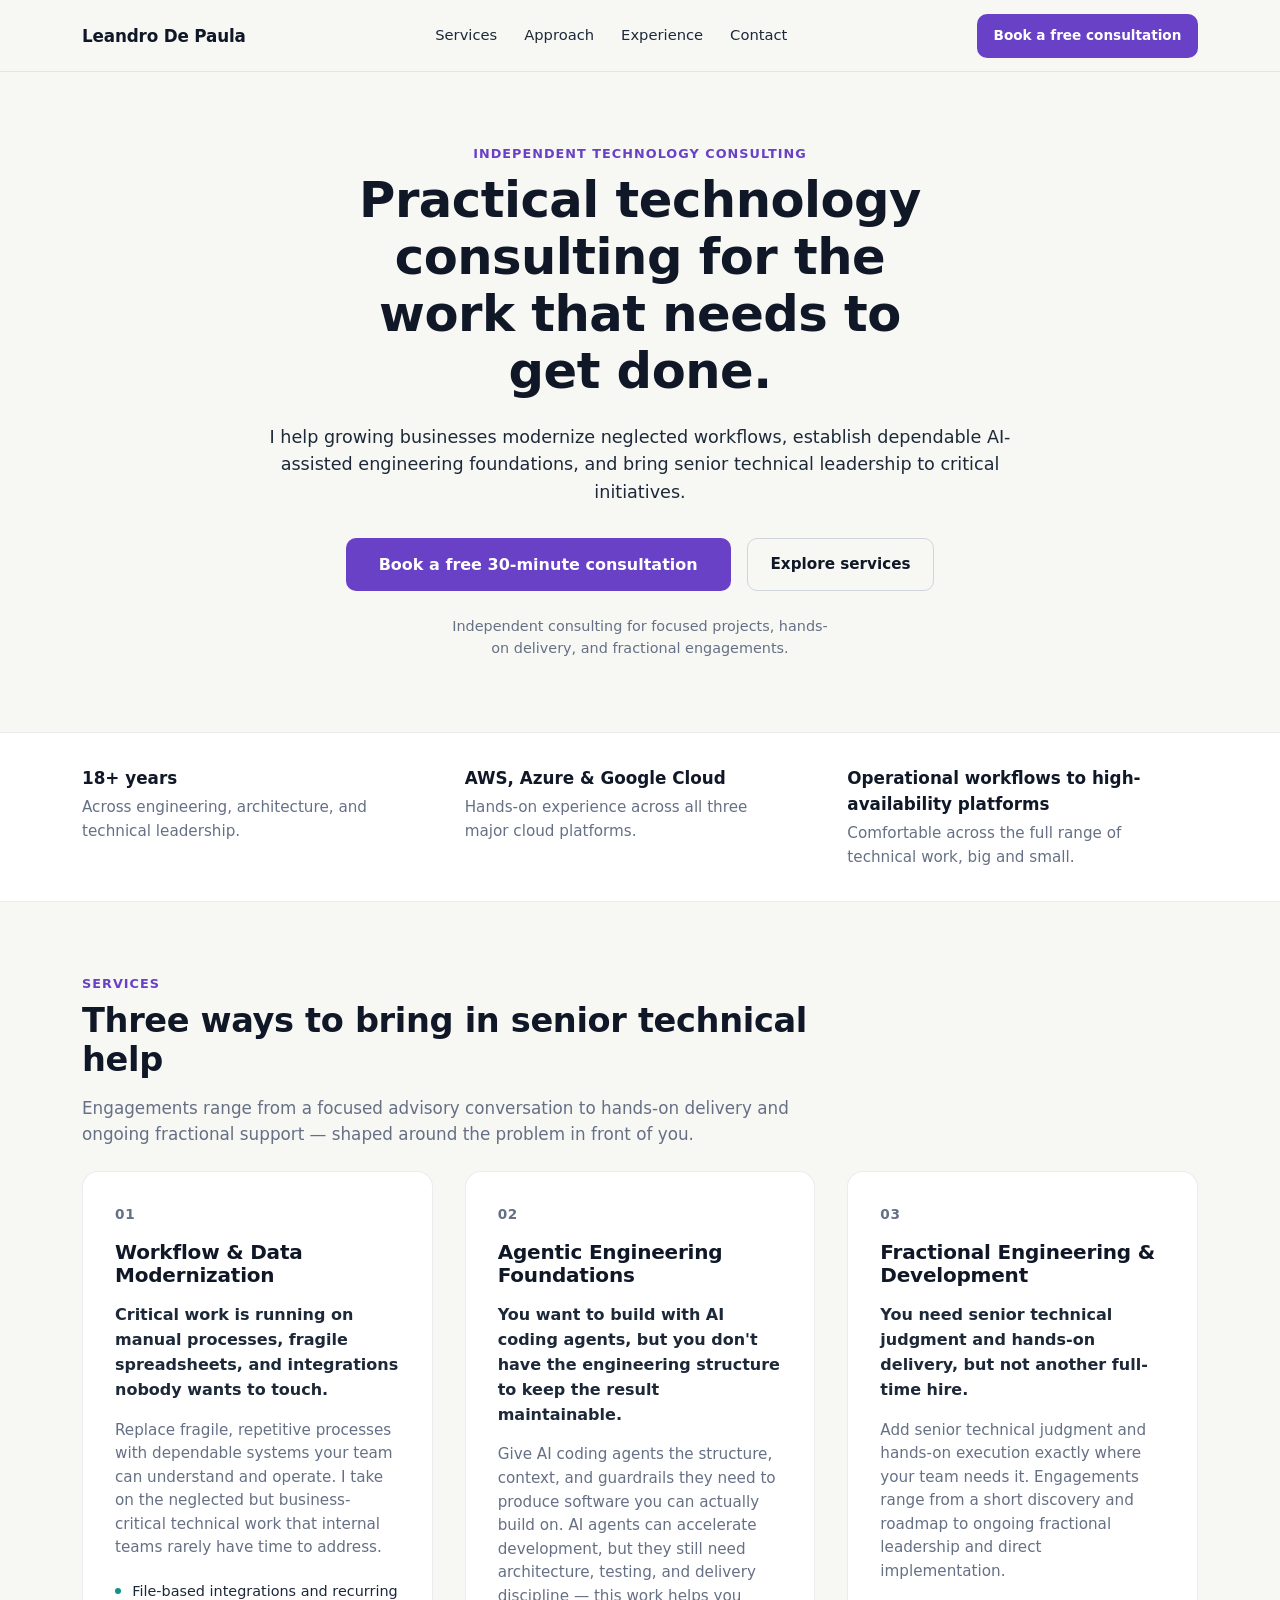
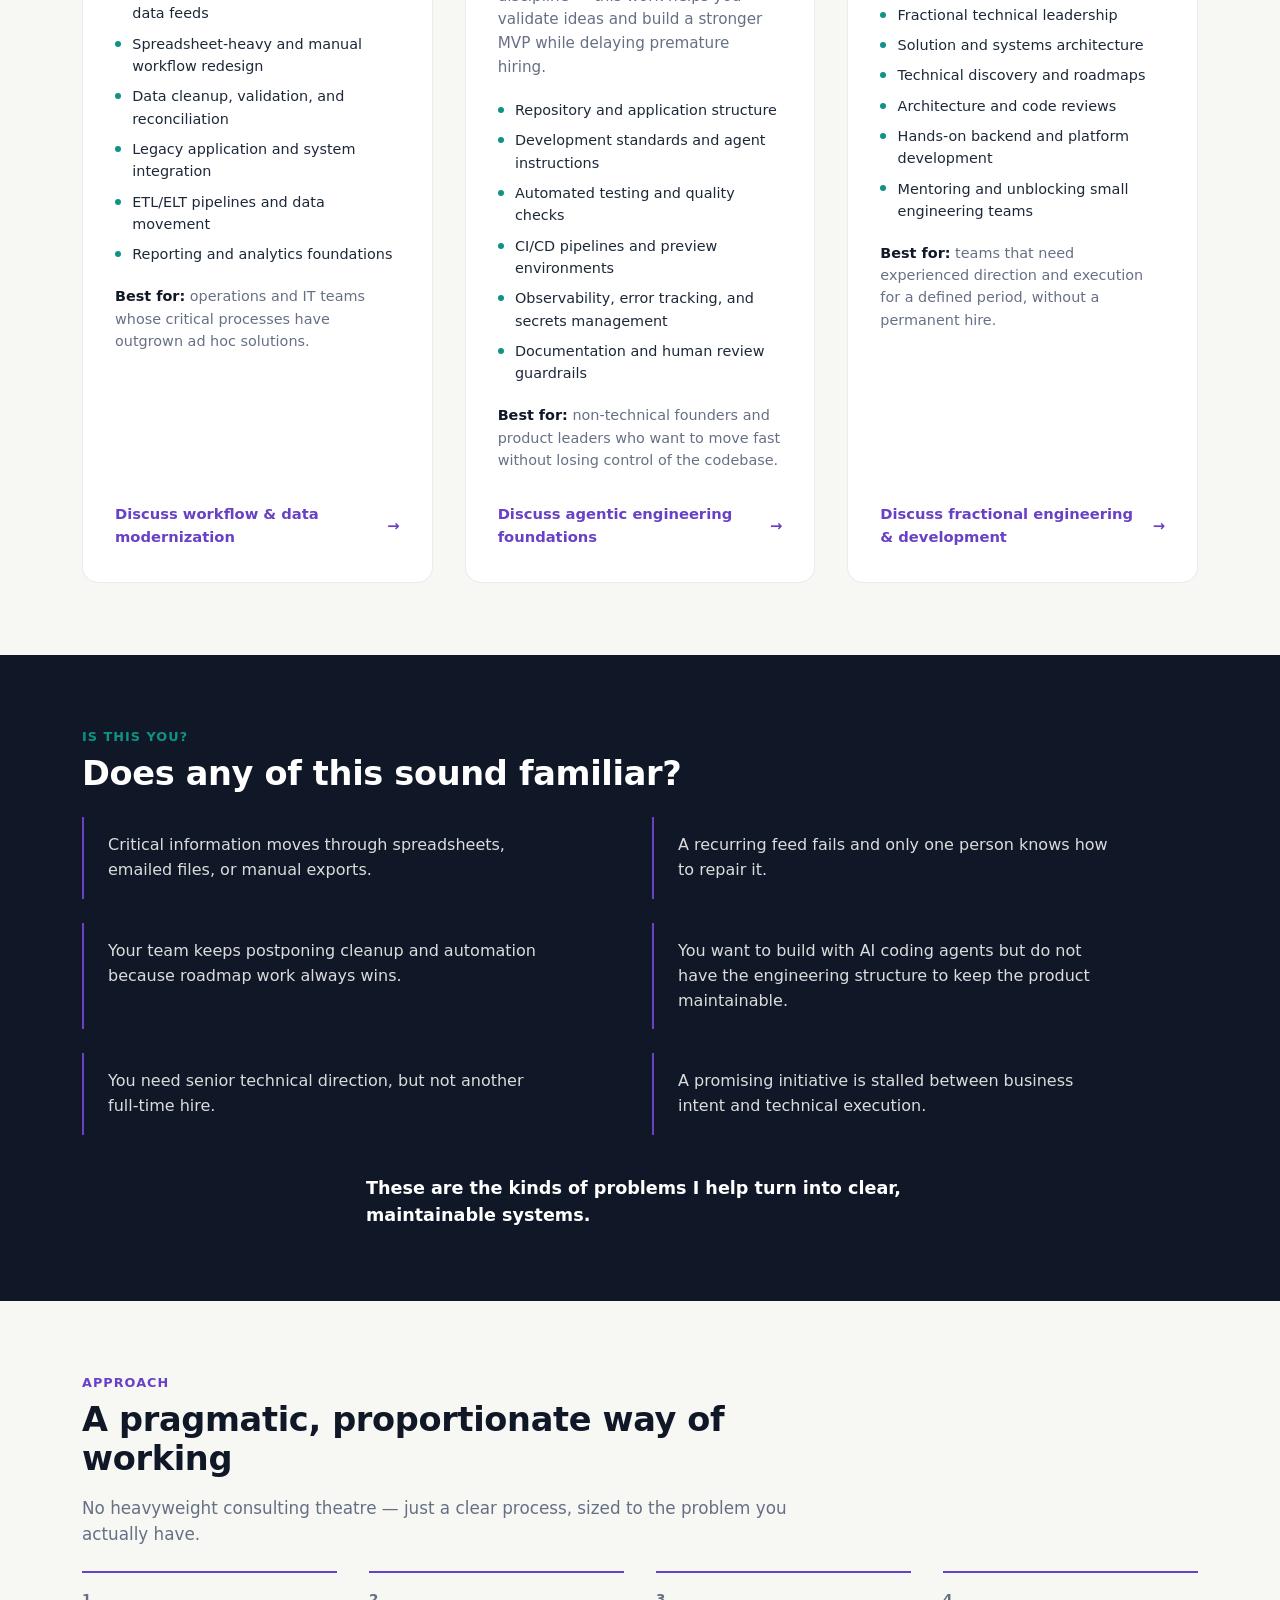
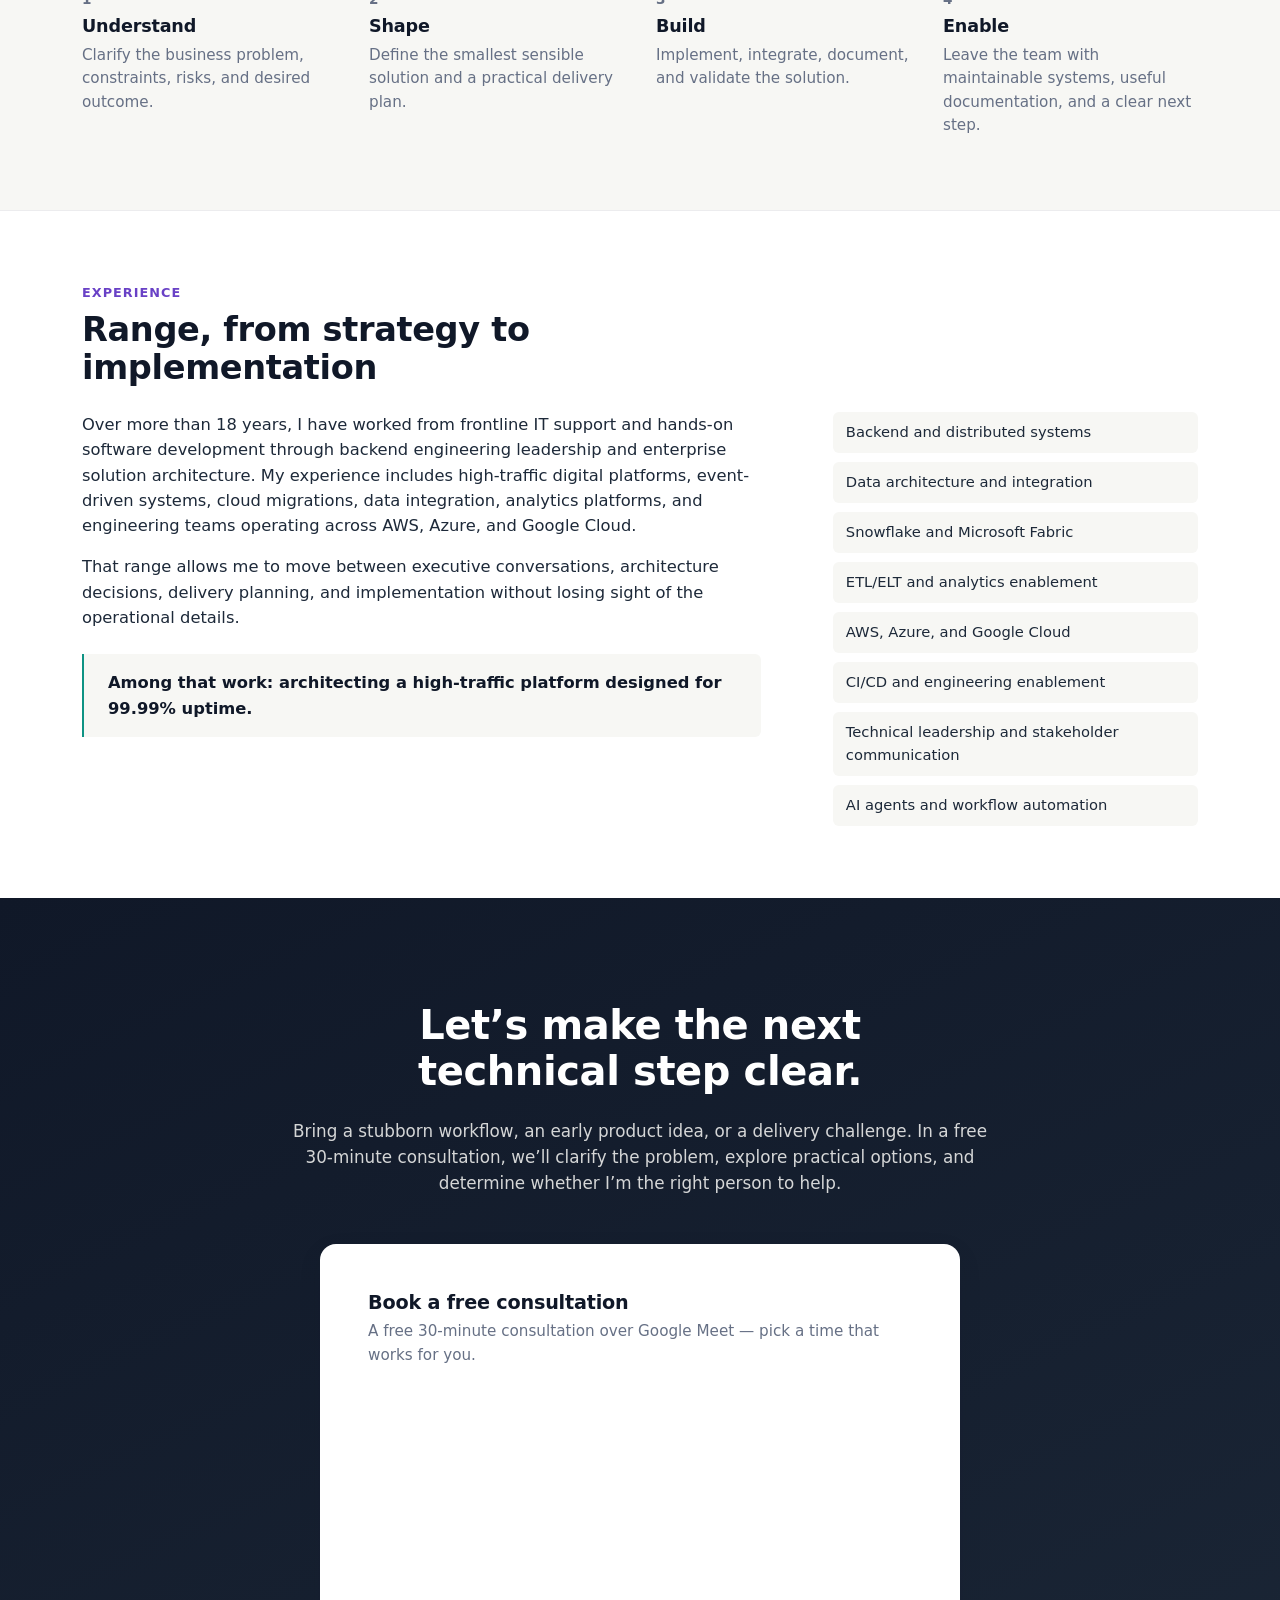
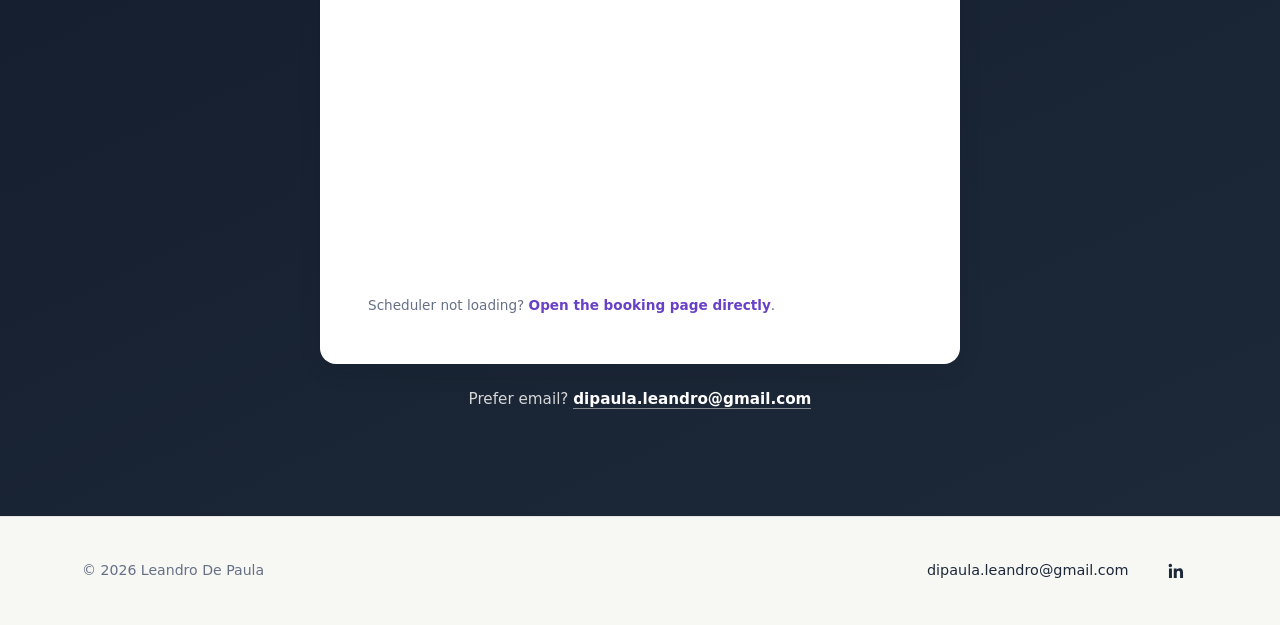
<file: index.html>
<!doctype html>
<html lang="en">
<head>
<meta charset="utf-8">
<meta name="viewport" content="width=device-width, initial-scale=1">
<title>Leandro De Paula | Independent Technology Consultant</title>
<meta name="description" content="Independent technology consulting for workflow modernization, agentic engineering foundations, cloud and data systems, and fractional technical leadership.">
<meta name="author" content="Leandro De Paula">
<meta name="color-scheme" content="light">
<meta name="theme-color" content="#101828">

<!--
  CANONICAL_URL_PLACEHOLDER: no domain has been assigned to this site yet.
  Once one is available, add a canonical link tag here:
  <link rel="canonical" href="[your domain]">
-->

<!-- Open Graph / social sharing -->
<meta property="og:type" content="website">
<meta property="og:title" content="Leandro De Paula | Independent Technology Consultant">
<meta property="og:description" content="Independent technology consulting for workflow modernization, agentic engineering foundations, cloud and data systems, and fractional technical leadership.">
<!--
  OG_IMAGE_PLACEHOLDER: no social preview image has been created yet.
  Add a 1200x630 image named og-image.png to the site root, then uncomment:
  <meta property="og:image" content="og-image.png">
  <meta property="og:image:alt" content="Leandro De Paula, Independent Technology Consultant">
-->
<meta name="twitter:card" content="summary">
<meta name="twitter:title" content="Leandro De Paula | Independent Technology Consultant">
<meta name="twitter:description" content="Independent technology consulting for workflow modernization, agentic engineering foundations, cloud and data systems, and fractional technical leadership.">

<!--
  FAVICON_PLACEHOLDER: the icon below is a minimal inline monogram so the
  browser tab isn't blank. Replace with real favicon files any time — see
  README.md "Updating SEO and social-sharing values".
-->
<link rel="icon" href="data:image/svg+xml,%3Csvg xmlns='http://www.w3.org/2000/svg' viewBox='0 0 64 64'%3E%3Crect width='64' height='64' rx='12' fill='%23101828'/%3E%3Ctext x='32' y='43' font-family='system-ui,sans-serif' font-size='30' font-weight='600' fill='%23F7F7F4' text-anchor='middle'%3ELD%3C/text%3E%3C/svg%3E">

<link rel="stylesheet" href="styles.css">

<script type="application/ld+json">
{
  "@context": "https://schema.org",
  "@graph": [
    {
      "@type": "Person",
      "@id": "#person",
      "name": "Leandro De Paula",
      "jobTitle": "Independent Technology Consultant",
      "email": "mailto:dipaula.leandro@gmail.com",
      "sameAs": [
        "https://www.linkedin.com/in/iamleandro-de-paula/"
      ],
      "knowsAbout": [
        "Software and backend engineering",
        "Technical and solution architecture",
        "Engineering leadership",
        "Cloud platforms and migrations",
        "Data architecture and integration",
        "Analytics and data governance",
        "High-availability digital platforms",
        "AI-assisted and agentic engineering"
      ]
    },
    {
      "@type": "ProfessionalService",
      "@id": "#service",
      "name": "Leandro De Paula — Independent Technology Consulting",
      "description": "Independent technology consulting for workflow modernization, agentic engineering foundations, cloud and data systems, and fractional technical leadership.",
      "provider": { "@id": "#person" },
      "email": "mailto:dipaula.leandro@gmail.com"
    }
  ]
}
</script>
</head>
<body>

<a class="skip-link" href="#main-content">Skip to main content</a>

<header class="site-header">
  <div class="header-inner">
    <a class="wordmark" href="#hero">Leandro De Paula</a>
    <nav class="site-nav" aria-label="Primary">
      <a href="#services">Services</a>
      <a href="#approach">Approach</a>
      <a href="#experience">Experience</a>
      <a href="#contact">Contact</a>
    </nav>
    <a class="btn btn-primary btn-compact header-cta" href="#book">
      Book a free consultation
    </a>
  </div>
</header>

<main id="main-content" tabindex="-1">

  <section id="hero" class="hero" aria-labelledby="hero-heading">
    <div class="hero-inner">
      <div class="hero-copy">
        <p class="eyebrow">Independent Technology Consulting</p>
        <h1 id="hero-heading">Practical technology consulting for the work that needs to get done.</h1>
        <p class="hero-lede">
          I help growing businesses modernize neglected workflows, establish dependable
          AI-assisted engineering foundations, and bring senior technical leadership to
          critical initiatives.
        </p>
        <div class="hero-actions">
          <a class="btn btn-primary btn-large" href="#book">
            Book a free 30-minute consultation
          </a>
          <a class="btn btn-secondary" href="#services">Explore services</a>
        </div>
        <p class="hero-availability">
          Independent consulting for focused projects, hands-on delivery, and fractional engagements.
        </p>
      </div>
    </div>
  </section>

  <section id="credibility" class="credibility" aria-label="Professional credibility highlights">
    <dl class="credibility-list">
      <div class="credibility-item">
        <dt>18+ years</dt>
        <dd>Across engineering, architecture, and technical leadership.</dd>
      </div>
      <div class="credibility-item">
        <dt>AWS, Azure &amp; Google Cloud</dt>
        <dd>Hands-on experience across all three major cloud platforms.</dd>
      </div>
      <div class="credibility-item">
        <dt>Operational workflows to high-availability platforms</dt>
        <dd>Comfortable across the full range of technical work, big and small.</dd>
      </div>
    </dl>
  </section>

  <section id="services" class="services" aria-labelledby="services-heading">
    <div class="section-intro">
      <p class="eyebrow">Services</p>
      <h2 id="services-heading">Three ways to bring in senior technical help</h2>
      <p class="section-lede">
        Engagements range from a focused advisory conversation to hands-on delivery
        and ongoing fractional support &mdash; shaped around the problem in front of you.
      </p>
    </div>

    <div class="service-grid">
      <article class="service-card" aria-labelledby="service-1-heading">
        <p class="service-number">01</p>
        <h3 id="service-1-heading">Workflow &amp; Data Modernization</h3>
        <p class="service-problem">
          Critical work is running on manual processes, fragile spreadsheets, and
          integrations nobody wants to touch.
        </p>
        <p class="service-description">
          Replace fragile, repetitive processes with dependable systems your team
          can understand and operate. I take on the neglected but business-critical
          technical work that internal teams rarely have time to address.
        </p>
        <ul class="service-capabilities">
          <li>File-based integrations and recurring data feeds</li>
          <li>Spreadsheet-heavy and manual workflow redesign</li>
          <li>Data cleanup, validation, and reconciliation</li>
          <li>Legacy application and system integration</li>
          <li>ETL/ELT pipelines and data movement</li>
          <li>Reporting and analytics foundations</li>
        </ul>
        <p class="service-best-for">
          <strong>Best for:</strong> operations and IT teams whose critical processes
          have outgrown ad hoc solutions.
        </p>
        <a class="service-link" href="#contact">
          Discuss workflow &amp; data modernization
          <span aria-hidden="true">&rarr;</span>
        </a>
      </article>

      <article class="service-card" aria-labelledby="service-2-heading">
        <p class="service-number">02</p>
        <h3 id="service-2-heading">Agentic Engineering Foundations</h3>
        <p class="service-problem">
          You want to build with AI coding agents, but you don't have the engineering
          structure to keep the result maintainable.
        </p>
        <p class="service-description">
          Give AI coding agents the structure, context, and guardrails they need to
          produce software you can actually build on. AI agents can accelerate
          development, but they still need architecture, testing, and delivery
          discipline &mdash; this work helps you validate ideas and build a stronger MVP
          while delaying premature hiring.
        </p>
        <ul class="service-capabilities">
          <li>Repository and application structure</li>
          <li>Development standards and agent instructions</li>
          <li>Automated testing and quality checks</li>
          <li>CI/CD pipelines and preview environments</li>
          <li>Observability, error tracking, and secrets management</li>
          <li>Documentation and human review guardrails</li>
        </ul>
        <p class="service-best-for">
          <strong>Best for:</strong> non-technical founders and product leaders who
          want to move fast without losing control of the codebase.
        </p>
        <a class="service-link" href="#contact">
          Discuss agentic engineering foundations
          <span aria-hidden="true">&rarr;</span>
        </a>
      </article>

      <article class="service-card" aria-labelledby="service-3-heading">
        <p class="service-number">03</p>
        <h3 id="service-3-heading">Fractional Engineering &amp; Development</h3>
        <p class="service-problem">
          You need senior technical judgment and hands-on delivery, but not another
          full-time hire.
        </p>
        <p class="service-description">
          Add senior technical judgment and hands-on execution exactly where your
          team needs it. Engagements range from a short discovery and roadmap to
          ongoing fractional leadership and direct implementation.
        </p>
        <ul class="service-capabilities">
          <li>Fractional technical leadership</li>
          <li>Solution and systems architecture</li>
          <li>Technical discovery and roadmaps</li>
          <li>Architecture and code reviews</li>
          <li>Hands-on backend and platform development</li>
          <li>Mentoring and unblocking small engineering teams</li>
        </ul>
        <p class="service-best-for">
          <strong>Best for:</strong> teams that need experienced direction and
          execution for a defined period, without a permanent hire.
        </p>
        <a class="service-link" href="#contact">
          Discuss fractional engineering &amp; development
          <span aria-hidden="true">&rarr;</span>
        </a>
      </article>
    </div>
  </section>

  <section id="problems" class="problems" aria-labelledby="problems-heading">
    <div class="section-intro">
      <p class="eyebrow">Is this you?</p>
      <h2 id="problems-heading">Does any of this sound familiar?</h2>
    </div>
    <ul class="problems-list">
      <li>Critical information moves through spreadsheets, emailed files, or manual exports.</li>
      <li>A recurring feed fails and only one person knows how to repair it.</li>
      <li>Your team keeps postponing cleanup and automation because roadmap work always wins.</li>
      <li>You want to build with AI coding agents but do not have the engineering structure to keep the product maintainable.</li>
      <li>You need senior technical direction, but not another full-time hire.</li>
      <li>A promising initiative is stalled between business intent and technical execution.</li>
    </ul>
    <p class="problems-closer">
      These are the kinds of problems I help turn into clear, maintainable systems.
    </p>
  </section>

  <section id="approach" class="approach" aria-labelledby="approach-heading">
    <div class="section-intro">
      <p class="eyebrow">Approach</p>
      <h2 id="approach-heading">A pragmatic, proportionate way of working</h2>
      <p class="section-lede">
        No heavyweight consulting theatre &mdash; just a clear process, sized to the
        problem you actually have.
      </p>
    </div>
    <ol class="approach-steps">
      <li class="approach-step">
        <span class="approach-step-number" aria-hidden="true">1</span>
        <h3>Understand</h3>
        <p>Clarify the business problem, constraints, risks, and desired outcome.</p>
      </li>
      <li class="approach-step">
        <span class="approach-step-number" aria-hidden="true">2</span>
        <h3>Shape</h3>
        <p>Define the smallest sensible solution and a practical delivery plan.</p>
      </li>
      <li class="approach-step">
        <span class="approach-step-number" aria-hidden="true">3</span>
        <h3>Build</h3>
        <p>Implement, integrate, document, and validate the solution.</p>
      </li>
      <li class="approach-step">
        <span class="approach-step-number" aria-hidden="true">4</span>
        <h3>Enable</h3>
        <p>Leave the team with maintainable systems, useful documentation, and a clear next step.</p>
      </li>
    </ol>
  </section>

  <section id="experience" class="experience" aria-labelledby="experience-heading">
    <div class="section-intro">
      <p class="eyebrow">Experience</p>
      <h2 id="experience-heading">Range, from strategy to implementation</h2>
    </div>
    <div class="experience-body">
      <div class="experience-narrative">
        <p>
          Over more than 18 years, I have worked from frontline IT support and
          hands-on software development through backend engineering leadership and
          enterprise solution architecture. My experience includes high-traffic
          digital platforms, event-driven systems, cloud migrations, data
          integration, analytics platforms, and engineering teams operating across
          AWS, Azure, and Google Cloud.
        </p>
        <p>
          That range allows me to move between executive conversations, architecture
          decisions, delivery planning, and implementation without losing sight of
          the operational details.
        </p>
        <p class="experience-proof">
          Among that work: architecting a high-traffic platform designed for
          99.99% uptime.
        </p>
      </div>
      <ul class="experience-capabilities">
        <li>Backend and distributed systems</li>
        <li>Data architecture and integration</li>
        <li>Snowflake and Microsoft Fabric</li>
        <li>ETL/ELT and analytics enablement</li>
        <li>AWS, Azure, and Google Cloud</li>
        <li>CI/CD and engineering enablement</li>
        <li>Technical leadership and stakeholder communication</li>
        <li>AI agents and workflow automation</li>
      </ul>
    </div>
  </section>

  <section id="contact" class="contact-cta" aria-labelledby="contact-heading">
    <div class="contact-cta-inner">
      <h2 id="contact-heading">Let&rsquo;s make the next technical step clear.</h2>
      <p>
        Bring a stubborn workflow, an early product idea, or a delivery challenge.
        In a free 30-minute consultation, we&rsquo;ll clarify the problem, explore
        practical options, and determine whether I&rsquo;m the right person to help.
      </p>
      <div id="book" class="booking-card">
        <h3 id="booking-heading" class="booking-heading">Book a free consultation</h3>
        <p class="booking-description">
          A free 30-minute consultation over Google Meet &mdash; pick a time that works for you.
        </p>
        <!--
          Tymeslot inline embed. The widget resizes its own iframe height
          automatically; the min-height below just reserves space up front
          so the page doesn't jump as it loads.
        -->
        <div
          id="tymeslot-booking"
          class="tymeslot-embed"
          data-username="leo"
          data-layout="column">
        </div>
        <script src="https://tymeslot.app/embed.js" async></script>
        <p class="booking-fallback">
          Scheduler not loading?
          <a href="https://tymeslot.app/leo">Open the booking page directly</a>.
        </p>
        <noscript>
          <p class="booking-fallback">
            Enable JavaScript to book here, or
            <a href="https://tymeslot.app/leo">open the booking page directly</a>.
          </p>
        </noscript>
      </div>
      <p class="contact-alt">
        Prefer email?
        <a href="mailto:dipaula.leandro@gmail.com">dipaula.leandro@gmail.com</a>
      </p>
    </div>
  </section>

</main>

<footer class="site-footer">
  <div class="footer-inner">
    <p class="footer-copyright">&copy; <span id="current-year">2026</span> Leandro De Paula</p>
    <ul class="footer-links">
      <li>
        <a class="footer-email-link" href="mailto:dipaula.leandro@gmail.com">dipaula.leandro@gmail.com</a>
      </li>
      <li>
        <a class="icon-link" href="https://www.linkedin.com/in/iamleandro-de-paula/"
           aria-label="Leandro De Paula on LinkedIn (opens in a new tab)"
           target="_blank" rel="noopener noreferrer">
          <svg viewBox="0 0 24 24" width="20" height="20" aria-hidden="true" focusable="false">
            <path fill="currentColor" d="M20.45 20.45h-3.56v-5.57c0-1.33-.02-3.04-1.85-3.04-1.86 0-2.15 1.45-2.15 2.94v5.67H9.34V9h3.41v1.56h.05c.48-.9 1.64-1.85 3.38-1.85 3.6 0 4.27 2.37 4.27 5.46v6.28zM5.34 7.43a2.07 2.07 0 1 1 0-4.13 2.07 2.07 0 0 1 0 4.13zM7.12 20.45H3.56V9h3.56v11.45z"/>
          </svg>
        </a>
      </li>
    </ul>
  </div>
</footer>

<script src="script.js"></script>
</body>
</html>
</file>
<file: styles.css>
/* ==========================================================================
   Leandro De Paula — Independent Technology Consulting
   Minimalist, semantic, dependency-free stylesheet.
   ========================================================================== */

:root {
  --color-ink: #101828;
  --color-charcoal: #1d2939;
  --color-offwhite: #f7f7f4;
  --color-white: #ffffff;
  --color-gray: #667085;
  --color-gray-light: #d0d5dd;
  --color-accent: #6941c6;
  --color-accent-dark: #4a2e94;
  --color-teal: #0e9384;

  --font-sans: system-ui, -apple-system, BlinkMacSystemFont, "Segoe UI", sans-serif;

  --max-width: 1180px;
  --content-measure: 68ch;

  --radius-sm: 6px;
  --radius-md: 10px;
  --radius-lg: 16px;

  --space-1: 0.5rem;
  --space-2: 1rem;
  --space-3: 1.5rem;
  --space-4: 2rem;
  --space-5: 3rem;
  --space-6: 4.5rem;
  --space-7: 6.5rem;

  --shadow-sm: 0 1px 2px rgba(16, 24, 40, 0.06);
  --shadow-md: 0 8px 24px rgba(16, 24, 40, 0.08);

  --transition-fast: 150ms ease;
  --transition-base: 240ms cubic-bezier(0.2, 0.6, 0.2, 1);
}

/* --------------------------------------------------------------------------
   Reset & base
   -------------------------------------------------------------------------- */

*,
*::before,
*::after {
  box-sizing: border-box;
}

html {
  -webkit-text-size-adjust: 100%;
}

body {
  margin: 0;
  background: var(--color-offwhite);
  color: var(--color-ink);
  font-family: var(--font-sans);
  line-height: 1.55;
  -webkit-font-smoothing: antialiased;
  text-rendering: optimizeLegibility;
  overflow-x: hidden;
}

h1, h2, h3, h4 {
  margin: 0;
  font-weight: 600;
  line-height: 1.15;
  letter-spacing: -0.01em;
  color: var(--color-ink);
}

p {
  margin: 0;
}

ul, ol, dl {
  margin: 0;
  padding: 0;
  list-style: none;
}

dd {
  margin: 0;
}

img, svg {
  display: block;
  max-width: 100%;
}

a {
  color: inherit;
  text-decoration: none;
}

button {
  font: inherit;
}

/* --------------------------------------------------------------------------
   Accessibility helpers
   -------------------------------------------------------------------------- */

.skip-link {
  position: absolute;
  top: -100%;
  left: var(--space-2);
  z-index: 100;
  background: var(--color-ink);
  color: var(--color-white);
  padding: 0.75em 1.25em;
  border-radius: var(--radius-sm);
  font-weight: 600;
  transition: top var(--transition-fast);
}

.skip-link:focus {
  top: var(--space-2);
}

:focus-visible {
  outline: 2px solid var(--color-accent);
  outline-offset: 3px;
  border-radius: var(--radius-sm);
}

main:focus {
  outline: none;
}

@media (prefers-reduced-motion: reduce) {
  *,
  *::before,
  *::after {
    animation-duration: 0.01ms !important;
    animation-iteration-count: 1 !important;
    transition-duration: 0.01ms !important;
    scroll-behavior: auto !important;
  }
}

@media (prefers-reduced-motion: no-preference) {
  html {
    scroll-behavior: smooth;
  }
}

/* --------------------------------------------------------------------------
   Layout helpers
   -------------------------------------------------------------------------- */

.header-inner,
.hero-inner,
.credibility-list,
.section-intro,
.service-grid,
.problems-list,
.problems-closer,
.approach-steps,
.experience-body,
.contact-cta-inner,
.footer-inner {
  width: 100%;
  max-width: var(--max-width);
  margin-inline: auto;
  padding-inline: var(--space-2);
}

@media (min-width: 640px) {
  .header-inner,
  .hero-inner,
  .credibility-list,
  .section-intro,
  .service-grid,
  .problems-list,
  .problems-closer,
  .approach-steps,
  .experience-body,
  .contact-cta-inner,
  .footer-inner {
    padding-inline: var(--space-4);
  }
}

.eyebrow {
  margin: 0 0 var(--space-1);
  font-size: 0.8rem;
  font-weight: 600;
  letter-spacing: 0.08em;
  text-transform: uppercase;
  color: var(--color-accent);
}

.section-intro {
  padding-top: var(--space-6);
  padding-bottom: var(--space-3);
}

.section-intro h2 {
  font-size: clamp(1.5rem, 1.2rem + 1.2vw, 2.1rem);
  max-width: 32ch;
}

.section-lede {
  margin-top: var(--space-2);
  max-width: var(--content-measure);
  color: var(--color-gray);
  font-size: 1.05rem;
}

/* --------------------------------------------------------------------------
   Buttons & links
   -------------------------------------------------------------------------- */

.btn {
  display: inline-flex;
  align-items: center;
  justify-content: center;
  gap: 0.5em;
  padding: 0.85em 1.5em;
  border-radius: var(--radius-md);
  font-weight: 600;
  font-size: 0.95rem;
  line-height: 1.2;
  border: 1px solid transparent;
  cursor: pointer;
  transition: background-color var(--transition-fast), border-color var(--transition-fast), color var(--transition-fast), transform var(--transition-fast);
  min-height: 44px;
}

.btn-primary {
  background: var(--color-accent);
  color: var(--color-white);
}

.btn-primary:hover {
  background: var(--color-accent-dark);
}

.btn-secondary {
  background: transparent;
  color: var(--color-ink);
  border-color: var(--color-gray-light);
}

.btn-secondary:hover {
  border-color: var(--color-ink);
  background: rgba(16, 24, 40, 0.04);
}

.btn-large {
  padding: 1em 2em;
  font-size: 1rem;
}

.btn-compact {
  padding: 0.65em 1.15em;
  font-size: 0.85rem;
}

.btn:active {
  transform: translateY(1px);
}

/* --------------------------------------------------------------------------
   Header
   -------------------------------------------------------------------------- */

.site-header {
  position: sticky;
  top: 0;
  z-index: 50;
  background: rgba(247, 247, 244, 0.92);
  backdrop-filter: saturate(160%) blur(8px);
  border-bottom: 1px solid rgba(16, 24, 40, 0.08);
}

.header-inner {
  display: flex;
  flex-wrap: wrap;
  align-items: center;
  justify-content: space-between;
  gap: var(--space-2);
  padding-block: 0.85rem;
}

.wordmark {
  font-weight: 700;
  font-size: 1.05rem;
  letter-spacing: -0.01em;
  color: var(--color-ink);
  white-space: nowrap;
}

.site-nav {
  display: flex;
  flex-wrap: wrap;
  gap: var(--space-3);
  order: 3;
  width: 100%;
  padding-top: 0.25rem;
}

.site-nav a {
  display: inline-block;
  font-size: 0.92rem;
  font-weight: 500;
  color: var(--color-charcoal);
  padding: 0.6em 0.1em;
  border-bottom: 1px solid transparent;
  transition: border-color var(--transition-fast), color var(--transition-fast);
}

.site-nav a:hover {
  color: var(--color-accent);
  border-color: currentColor;
}

.header-cta {
  order: 2;
  white-space: nowrap;
}

@media (min-width: 780px) {
  .header-inner {
    flex-wrap: nowrap;
  }

  .site-nav {
    order: 2;
    width: auto;
    padding-top: 0;
  }

  .header-cta {
    order: 3;
  }
}

/* --------------------------------------------------------------------------
   Hero
   -------------------------------------------------------------------------- */

.hero {
  padding-top: var(--space-6);
  padding-bottom: var(--space-6);
  position: relative;
}

.hero-copy {
  display: flex;
  flex-direction: column;
  align-items: center;
  text-align: center;
  margin-inline: auto;
}

.hero-copy h1 {
  font-size: clamp(2rem, 1.55rem + 2vw, 3.1rem);
  max-width: 18ch;
}

.hero-lede {
  margin-top: var(--space-3);
  max-width: var(--content-measure);
  font-size: 1.1rem;
  color: var(--color-charcoal);
}

.hero-actions {
  display: flex;
  flex-wrap: wrap;
  justify-content: center;
  gap: var(--space-2);
  margin-top: var(--space-4);
}

.hero-availability {
  margin-top: var(--space-3);
  font-size: 0.9rem;
  color: var(--color-gray);
  max-width: 42ch;
}

/* --------------------------------------------------------------------------
   Credibility strip
   -------------------------------------------------------------------------- */

.credibility {
  border-top: 1px solid rgba(16, 24, 40, 0.08);
  border-bottom: 1px solid rgba(16, 24, 40, 0.08);
  background: var(--color-white);
}

.credibility-list {
  display: grid;
  gap: var(--space-4);
  padding-block: var(--space-4);
}

@media (min-width: 780px) {
  .credibility-list {
    grid-template-columns: repeat(3, 1fr);
  }
}

.credibility-item dt {
  font-size: 1.05rem;
  font-weight: 700;
  color: var(--color-ink);
}

.credibility-item dd {
  margin-top: 0.35em;
  color: var(--color-gray);
  font-size: 0.95rem;
  max-width: 34ch;
}

/* --------------------------------------------------------------------------
   Services
   -------------------------------------------------------------------------- */

.service-grid {
  display: grid;
  gap: var(--space-4);
  padding-bottom: var(--space-6);
}

@media (min-width: 780px) {
  .service-grid {
    grid-template-columns: repeat(3, 1fr);
  }
}

.service-card {
  background: var(--color-white);
  border: 1px solid rgba(16, 24, 40, 0.08);
  border-radius: var(--radius-lg);
  padding: var(--space-4);
  display: flex;
  flex-direction: column;
  gap: var(--space-2);
}

.service-number {
  font-size: 0.85rem;
  font-weight: 700;
  color: var(--color-gray);
  letter-spacing: 0.05em;
}

.service-card h3 {
  font-size: 1.25rem;
}

.service-problem {
  font-weight: 600;
  color: var(--color-charcoal);
}

.service-description {
  color: var(--color-gray);
  font-size: 0.95rem;
}

.service-capabilities {
  display: flex;
  flex-direction: column;
  gap: 0.5em;
  margin-top: 0.25em;
}

.service-capabilities li {
  font-size: 0.9rem;
  padding-left: 1.2em;
  position: relative;
  color: var(--color-charcoal);
}

.service-capabilities li::before {
  content: "";
  position: absolute;
  left: 0;
  top: 0.55em;
  width: 6px;
  height: 6px;
  border-radius: 50%;
  background: var(--color-teal);
}

.service-best-for {
  font-size: 0.9rem;
  color: var(--color-gray);
  margin-top: 0.25em;
}

.service-best-for strong {
  color: var(--color-ink);
}

.service-link {
  margin-top: auto;
  padding-top: var(--space-2);
  font-weight: 600;
  font-size: 0.92rem;
  color: var(--color-accent);
  display: inline-flex;
  align-items: center;
  gap: 0.4em;
  border-bottom: 1px solid transparent;
  align-self: flex-start;
  transition: border-color var(--transition-fast), gap var(--transition-fast);
}

.service-link:hover {
  border-color: currentColor;
}

/* --------------------------------------------------------------------------
   Problems
   -------------------------------------------------------------------------- */

.problems {
  background: var(--color-ink);
  color: var(--color-offwhite);
}

.problems .eyebrow {
  color: var(--color-teal);
}

.problems .section-intro h2 {
  color: var(--color-white);
}

.problems-list {
  display: grid;
  gap: var(--space-2);
  padding-bottom: var(--space-3);
}

@media (min-width: 780px) {
  .problems-list {
    grid-template-columns: repeat(2, 1fr);
    gap: var(--space-3);
  }
}

.problems-list li {
  padding: var(--space-2) 0 var(--space-2) var(--space-3);
  border-left: 2px solid var(--color-accent);
  font-size: 1rem;
  color: rgba(247, 247, 244, 0.88);
  max-width: 46ch;
}

.problems-closer {
  padding-top: var(--space-2);
  padding-bottom: var(--space-6);
  font-size: 1.1rem;
  font-weight: 600;
  max-width: 50ch;
  color: var(--color-white);
}

/* --------------------------------------------------------------------------
   Approach
   -------------------------------------------------------------------------- */

.approach-steps {
  display: grid;
  gap: var(--space-4);
  padding-bottom: var(--space-6);
  counter-reset: step;
}

@media (min-width: 780px) {
  .approach-steps {
    grid-template-columns: repeat(4, 1fr);
  }
}

.approach-step {
  border-top: 2px solid var(--color-accent);
  padding-top: var(--space-2);
}

.approach-step-number {
  display: block;
  font-size: 0.85rem;
  font-weight: 700;
  color: var(--color-gray);
  margin-bottom: 0.5em;
}

.approach-step h3 {
  font-size: 1.1rem;
  margin-bottom: 0.4em;
}

.approach-step p {
  color: var(--color-gray);
  font-size: 0.95rem;
}

/* --------------------------------------------------------------------------
   Experience
   -------------------------------------------------------------------------- */

.experience {
  background: var(--color-white);
  border-top: 1px solid rgba(16, 24, 40, 0.08);
}

.experience-body {
  display: grid;
  gap: var(--space-4);
  padding-bottom: var(--space-6);
}

@media (min-width: 900px) {
  .experience-body {
    grid-template-columns: minmax(0, 1.3fr) minmax(0, 0.7fr);
    gap: var(--space-6);
  }
}

.experience-narrative p {
  max-width: var(--content-measure);
  color: var(--color-charcoal);
  font-size: 1.02rem;
}

.experience-narrative p + p {
  margin-top: var(--space-2);
}

.experience-narrative .experience-proof {
  margin-top: var(--space-3);
  padding: var(--space-2) var(--space-3);
  border-left: 2px solid var(--color-teal);
  background: var(--color-offwhite);
  font-weight: 600;
  color: var(--color-ink);
  border-radius: 0 var(--radius-sm) var(--radius-sm) 0;
}

.experience-capabilities {
  display: grid;
  gap: 0.6em;
  align-content: start;
}

.experience-capabilities li {
  font-size: 0.92rem;
  padding: 0.6em 0.9em;
  background: var(--color-offwhite);
  border-radius: var(--radius-sm);
  color: var(--color-charcoal);
}

/* --------------------------------------------------------------------------
   Contact CTA
   -------------------------------------------------------------------------- */

.contact-cta {
  background: linear-gradient(155deg, var(--color-ink) 0%, var(--color-charcoal) 100%);
  color: var(--color-white);
}

.contact-cta-inner {
  padding-block: var(--space-7);
  text-align: center;
  display: flex;
  flex-direction: column;
  align-items: center;
}

.contact-cta h2 {
  color: var(--color-white);
  font-size: clamp(1.75rem, 1.4rem + 1.4vw, 2.5rem);
  max-width: 22ch;
}

.contact-cta p {
  margin-top: var(--space-3);
  max-width: var(--content-measure);
  color: rgba(247, 247, 244, 0.85);
  font-size: 1.05rem;
}

.contact-cta .contact-alt {
  margin-top: var(--space-3);
  font-size: 0.95rem;
  color: rgba(247, 247, 244, 0.85);
}

.contact-alt a {
  color: var(--color-white);
  font-weight: 600;
  border-bottom: 1px solid rgba(247, 247, 244, 0.5);
}

.contact-alt a:hover {
  border-color: var(--color-white);
}

.contact-cta .booking-card {
  width: 100%;
  max-width: 640px;
  margin-top: var(--space-5);
  padding: var(--space-4);
  background: var(--color-white);
  border-radius: var(--radius-lg);
  box-shadow: var(--shadow-md);
  color: var(--color-ink);
  text-align: left;
}

.contact-cta .booking-card .booking-heading {
  color: var(--color-ink);
  font-size: 1.2rem;
}

.contact-cta .booking-card .booking-description {
  margin-top: 0.4em;
  color: var(--color-gray);
  font-size: 0.95rem;
  max-width: none;
}

.tymeslot-embed {
  margin-top: var(--space-3);
  width: 100%;
  min-height: 480px;
}

.contact-cta .booking-card .booking-fallback {
  margin-top: var(--space-3);
  color: var(--color-gray);
  font-size: 0.85rem;
  max-width: none;
}

.contact-cta .booking-card .booking-fallback a {
  color: var(--color-accent);
  font-weight: 600;
  border-bottom: 1px solid transparent;
}

.contact-cta .booking-card .booking-fallback a:hover {
  border-color: currentColor;
}

@media (min-width: 640px) {
  .contact-cta .booking-card {
    padding: var(--space-5);
  }
}

/* --------------------------------------------------------------------------
   Footer
   -------------------------------------------------------------------------- */

.site-footer {
  background: var(--color-offwhite);
  border-top: 1px solid rgba(16, 24, 40, 0.08);
}

.footer-inner {
  padding-block: var(--space-4);
  display: flex;
  flex-wrap: wrap;
  align-items: center;
  justify-content: space-between;
  gap: var(--space-2);
}

.footer-copyright {
  font-size: 0.88rem;
  color: var(--color-gray);
}

.footer-links {
  display: flex;
  align-items: center;
  gap: var(--space-3);
  font-size: 0.9rem;
}

.footer-links li {
  display: flex;
  align-items: center;
}

.footer-links a {
  display: inline-flex;
  align-items: center;
  min-height: 44px;
  line-height: 1;
  color: var(--color-charcoal);
  transition: border-color var(--transition-fast), color var(--transition-fast), background-color var(--transition-fast);
}

.footer-email-link {
  padding-inline: 0.1em;
  border-bottom: 1px solid transparent;
}

.footer-email-link:hover {
  color: var(--color-accent);
  border-color: currentColor;
}

.icon-link {
  justify-content: center;
  width: 44px;
  height: 44px;
  border-radius: 50%;
}

.icon-link:hover {
  color: var(--color-accent);
  background: rgba(105, 65, 198, 0.08);
}
</file>
